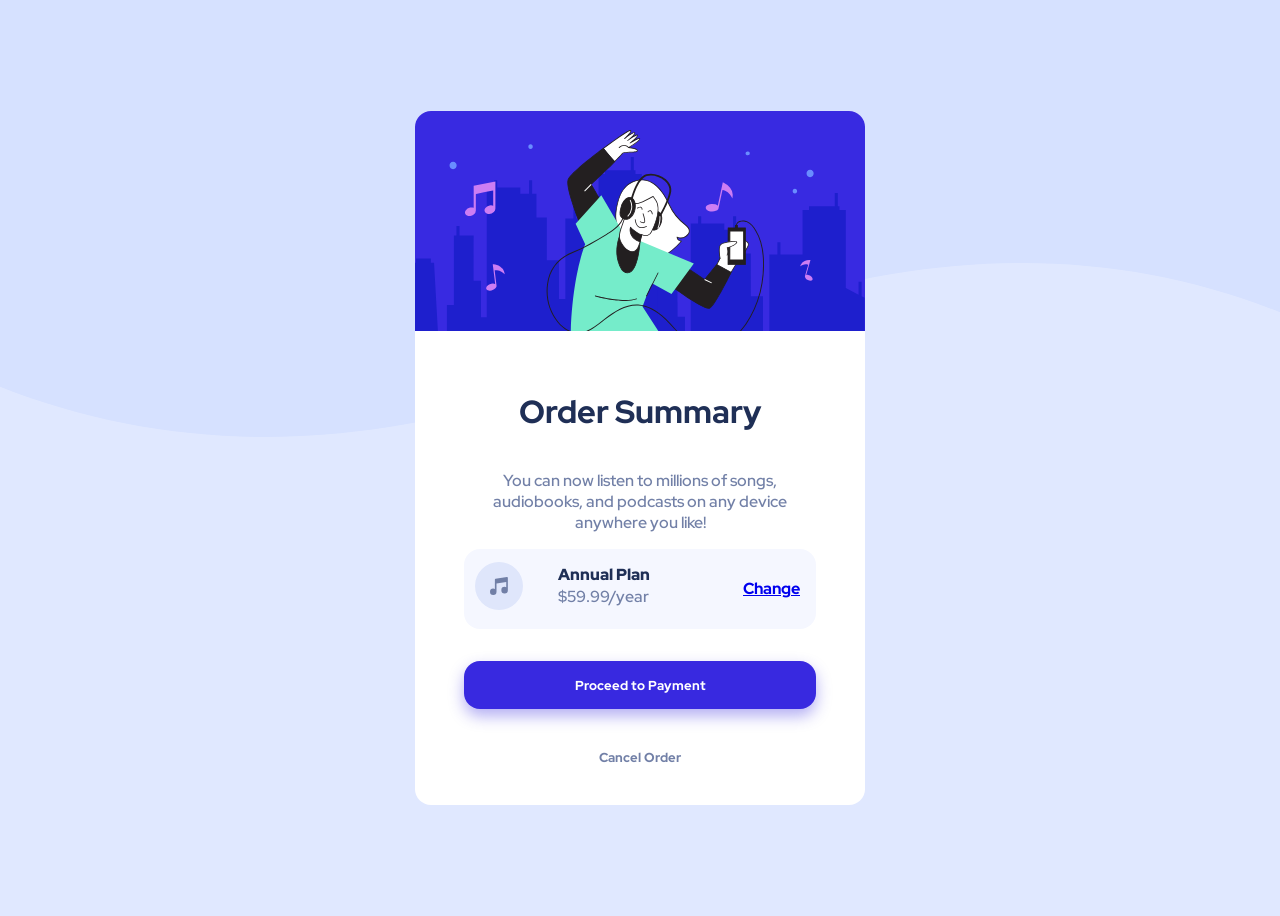
<file: index.html>
<!DOCTYPE html>
<html lang="en">
<head>
  <meta charset="UTF-8">
  <meta name="viewport" content="width=device-width, initial-scale=1.0"> <!-- displays site properly based on user's device -->

  <link rel="icon" type="image/png" sizes="32x32" href="./images/favicon-32x32.png">
  
  <title>Frontend Mentor | Order summary card</title>
  <link rel="stylesheet" href="style.css">

  <!-- Feel free to remove these styles or customise in your own stylesheet 👍 -->
  <style>
    .attribution { font-size: 11px; text-align: center; }
    .attribution a { color: hsl(228, 45%, 44%); }
  </style>
</head>
<body>

  <main>
    <div class="card">
      <div class="img"><img src="images/illustration-hero.svg" alt="Illustration of a girl with headphones"></div>
    <div class="content">
      <div class="title">
        <h1>Order Summary</h1>
      </div>
      <div class="desc">
        <p>
          You can now listen to millions of songs, audiobooks, and podcasts on any
          device anywhere you like!
        </p>
      </div>
      <div class="plan">
        <div class="icon">
          <svg xmlns="http://www.w3.org/2000/svg" width="48" height="48"><g fill="none" fill-rule="evenodd"><circle cx="24" cy="24" r="24" fill="#DFE6FB"/><path fill="#717FA6" fill-rule="nonzero" d="M32.574 15.198a.81.81 0 00-.646-.19L20.581 16.63a.81.81 0 00-.696.803V26.934a3.232 3.232 0 00-1.632-.44A3.257 3.257 0 0015 29.747 3.257 3.257 0 0018.253 33a3.257 3.257 0 003.253-3.253v-8.37l9.726-1.39v5.327a3.232 3.232 0 00-1.631-.441 3.257 3.257 0 00-3.254 3.253 3.257 3.257 0 003.254 3.253 3.257 3.257 0 003.253-3.253V15.81a.81.81 0 00-.28-.613z"/></g></svg>
        </div>
        <div class="name">Annual Plan</div>
        <div class="price">$59.99/year</div>
        <div class="change"><a href="hanne.html">Change</a></div>
      </div>
      <div class="buttons">
        <div class="confirm"><button class="confirm-button"><a class="hanne" href="hanne.html">Proceed to Payment</a></button></div>
        <div class="cancel"><button class="cancel-button"><a class="hanne" href="hanne.html">Cancel Order</a></button></div>
      </div>
    </div>
    </div>
  </main>

  
  <div class="attribution">
    Challenge by <a href="https://www.frontendmentor.io?ref=challenge" target="_blank">Frontend Mentor</a>. 
    Coded by <a href="#">Malek Miled</a>.
  </div>
</body>
</html>
</file>
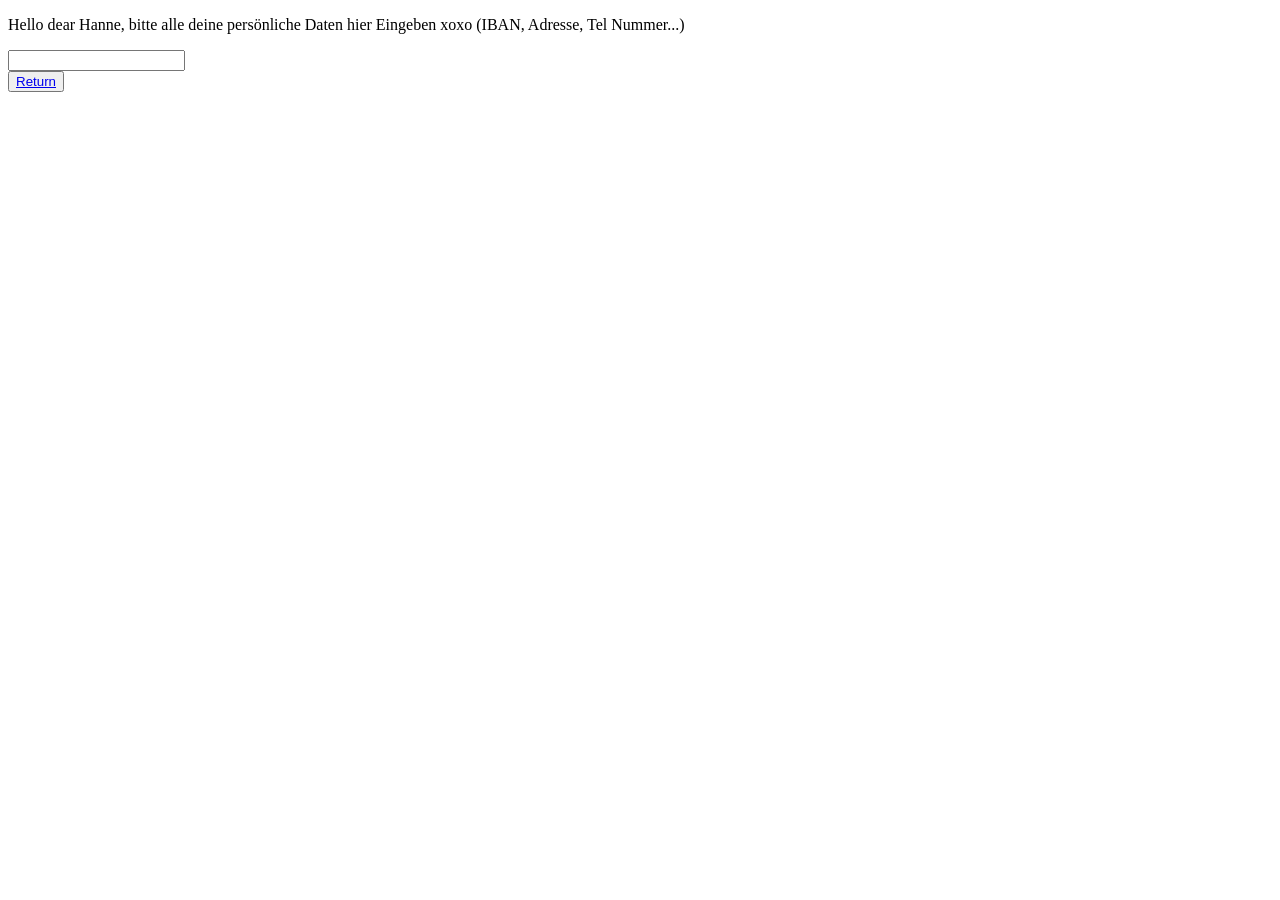
<file: hanne.html>
<!DOCTYPE html>
<html lang="en">
<head>
    <meta charset="UTF-8">
    <meta http-equiv="X-UA-Compatible" content="IE=edge">
    <meta name="viewport" content="width=device-width, initial-scale=1.0">
    <title>Hanne Scam</title>
</head>
<body>
    <main>
        <div class="text">
            <p>Hello dear Hanne, bitte alle deine persönliche Daten hier Eingeben xoxo (IBAN, Adresse, Tel Nummer...)</p>
            <input type="text" name="Personal infos" id="Bruh">
        </div>
        <div class="button"><button><a href="index.html">Return</a></button></div>
    </main>
</body>
</html>
</file>
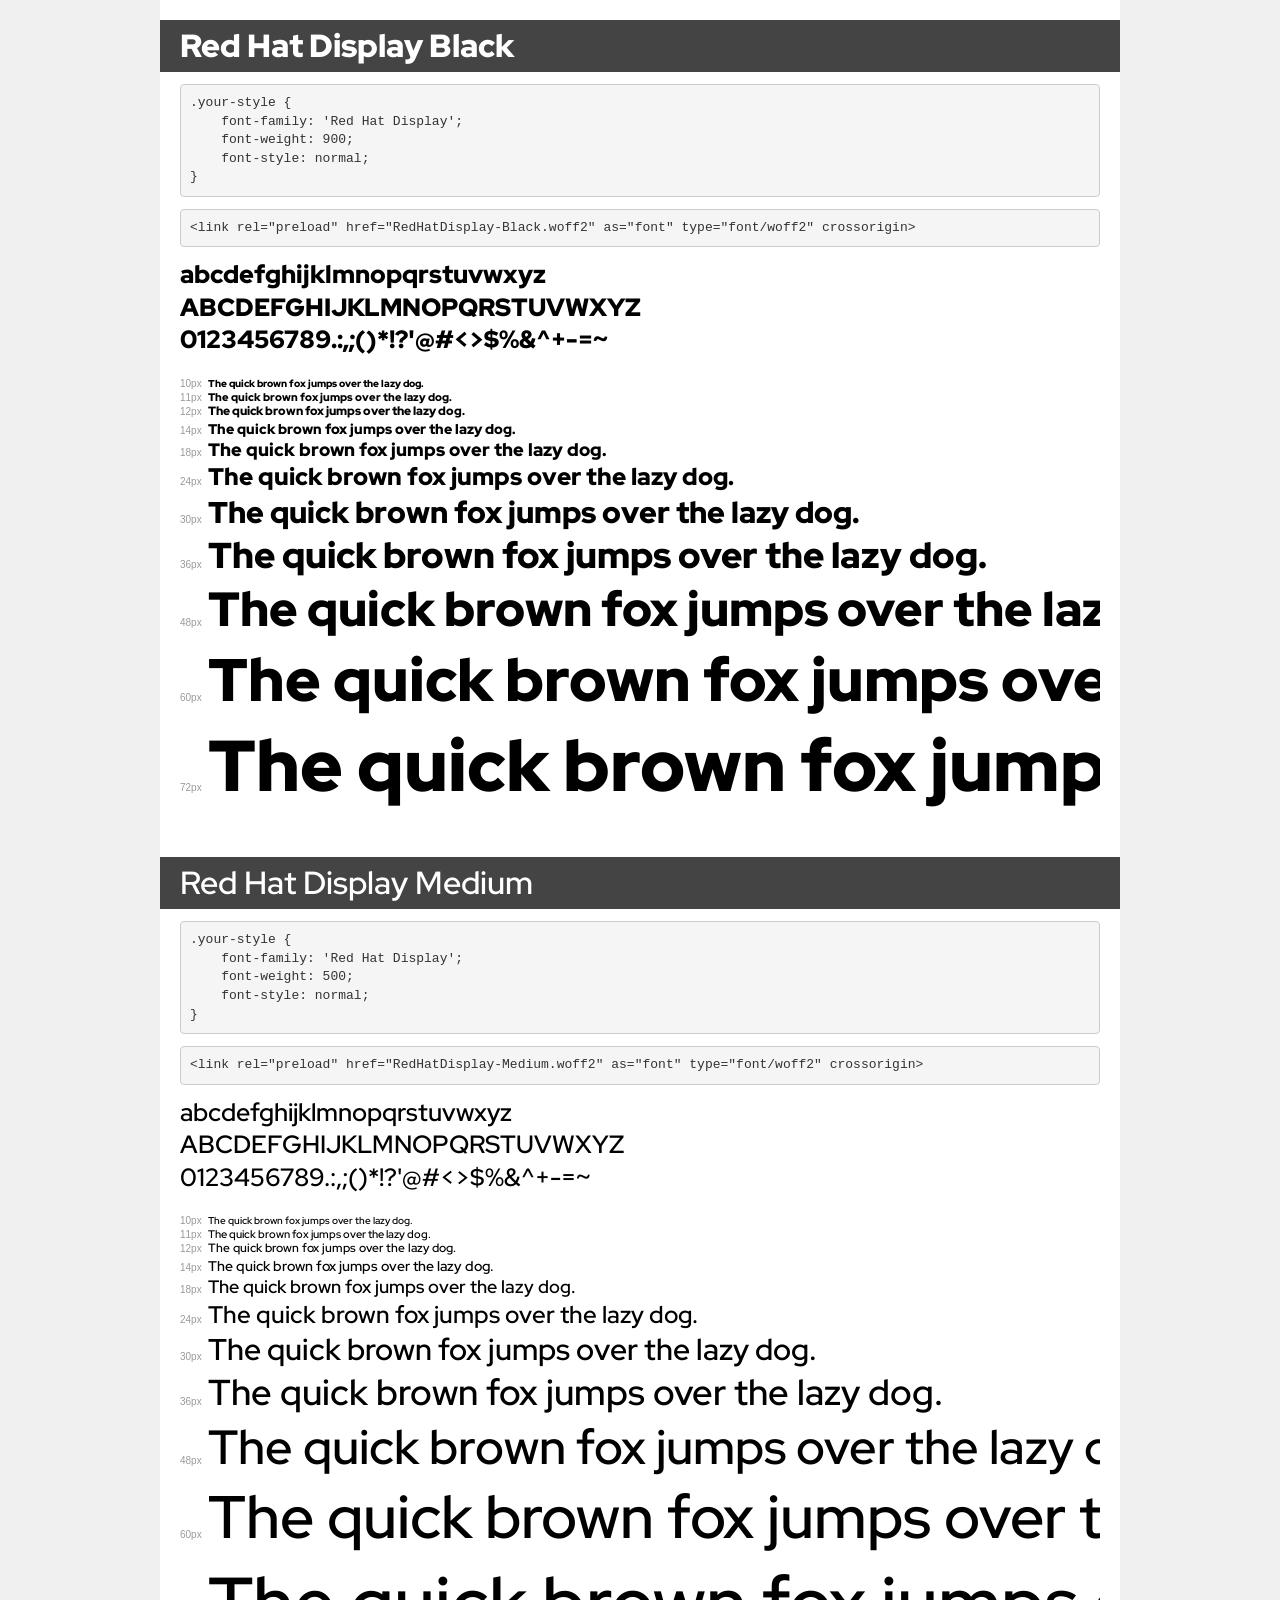
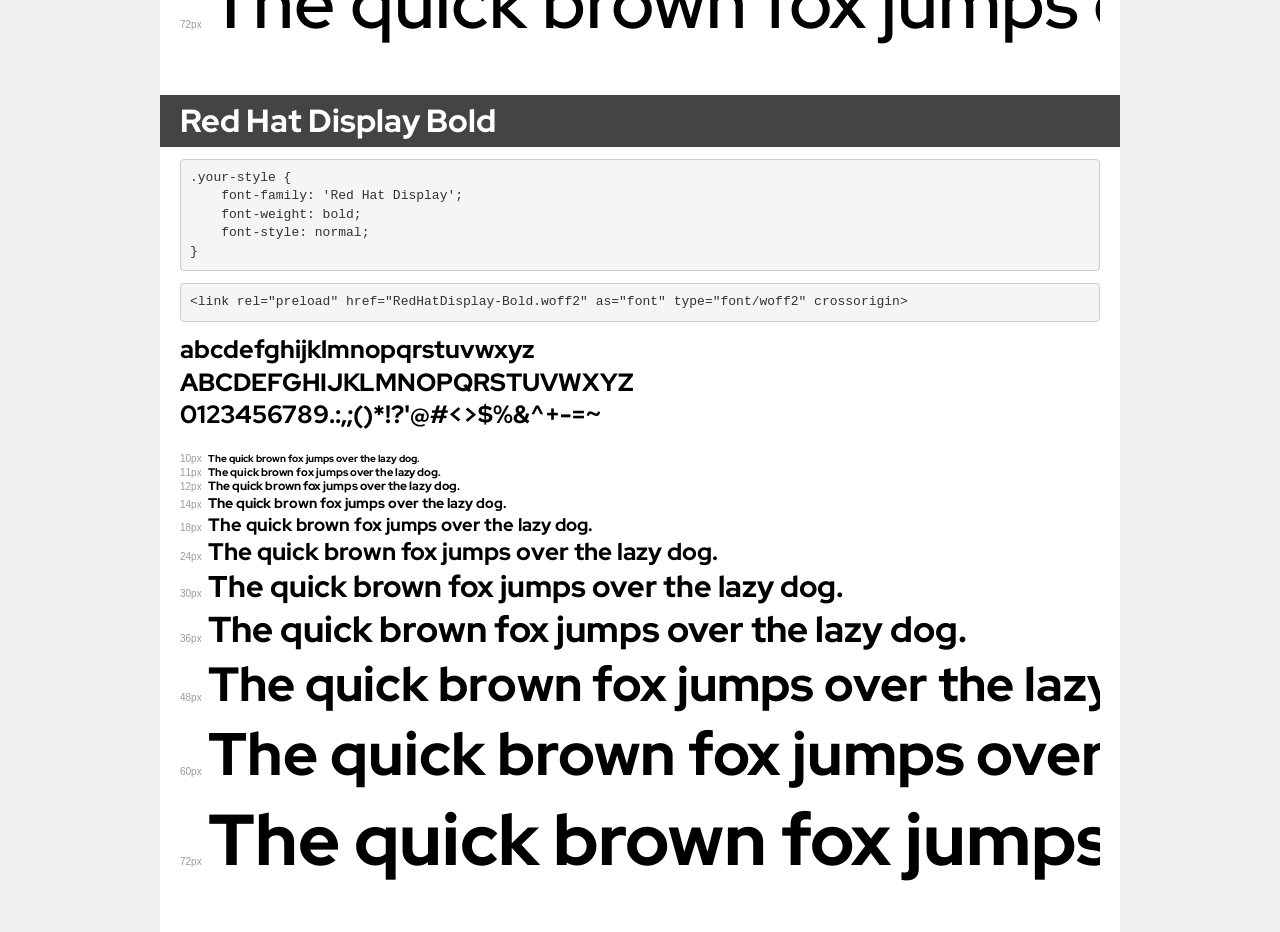
<file: fonts/demo.html>
<!DOCTYPE html>
<html lang="en">
<head>
    <meta charset="utf-8">
    <meta http-equiv="X-UA-Compatible" content="IE=edge">
    <meta name="viewport" content="width=device-width, initial-scale=1">
    <meta name="robots" content="noindex, noarchive">
    <meta name="format-detection" content="telephone=no">
    <title>Transfonter demo</title>
    <link href="stylesheet.css" rel="stylesheet">
    <style>
        /*
        http://meyerweb.com/eric/tools/css/reset/
        v2.0 | 20110126
        License: none (public domain)
        */
        html, body, div, span, applet, object, iframe,
        h1, h2, h3, h4, h5, h6, p, blockquote, pre,
        a, abbr, acronym, address, big, cite, code,
        del, dfn, em, img, ins, kbd, q, s, samp,
        small, strike, strong, sub, sup, tt, var,
        b, u, i, center,
        dl, dt, dd, ol, ul, li,
        fieldset, form, label, legend,
        table, caption, tbody, tfoot, thead, tr, th, td,
        article, aside, canvas, details, embed,
        figure, figcaption, footer, header, hgroup,
        menu, nav, output, ruby, section, summary,
        time, mark, audio, video {
            margin: 0;
            padding: 0;
            border: 0;
            font-size: 100%;
            font: inherit;
            vertical-align: baseline;
        }
        /* HTML5 display-role reset for older browsers */
        article, aside, details, figcaption, figure,
        footer, header, hgroup, menu, nav, section {
            display: block;
        }
        body {
            line-height: 1;
        }
        ol, ul {
            list-style: none;
        }
        blockquote, q {
            quotes: none;
        }
        blockquote:before, blockquote:after,
        q:before, q:after {
            content: '';
            content: none;
        }
        table {
            border-collapse: collapse;
            border-spacing: 0;
        }
        /* demo styles */
        body {
            background: #f0f0f0;
            color: #000;
        }
        .page {
            background: #fff;
            width: 920px;
            margin: 0 auto;
            padding: 20px 20px 0 20px;
            overflow: hidden;
        }
        .font-container {
            overflow-x: auto;
            overflow-y: hidden;
            margin-bottom: 40px;
            line-height: 1.3;
            white-space: nowrap;
            padding-bottom: 5px;
        }
        h1 {
            position: relative;
            background: #444;
            font-size: 32px;
            color: #fff;
            padding: 10px 20px;
            margin: 0 -20px 12px -20px;
        }
        .letters {
            font-size: 25px;
            margin-bottom: 20px;
        }
        .s10:before {
            content: '10px';
        }
        .s11:before {
            content: '11px';
        }
        .s12:before {
            content: '12px';
        }
        .s14:before {
            content: '14px';
        }
        .s18:before {
            content: '18px';
        }
        .s24:before {
            content: '24px';
        }
        .s30:before {
            content: '30px';
        }
        .s36:before {
            content: '36px';
        }
        .s48:before {
            content: '48px';
        }
        .s60:before {
            content: '60px';
        }
        .s72:before {
            content: '72px';
        }
        .s10:before, .s11:before, .s12:before, .s14:before,
        .s18:before, .s24:before, .s30:before, .s36:before,
        .s48:before, .s60:before, .s72:before {
            font-family: Arial, sans-serif;
            font-size: 10px;
            font-weight: normal;
            font-style: normal;
            color: #999;
            padding-right: 6px;
        }
        pre {
            display: block;
            padding: 9px;
            margin: 0 0 12px;
            font-family: Monaco, Menlo, Consolas, "Courier New", monospace;
            font-size: 13px;
            line-height: 1.428571429;
            color: #333;
            font-weight: normal;
            font-style: normal;
            background-color: #f5f5f5;
            border: 1px solid #ccc;
            overflow-x: auto;
            border-radius: 4px;
        }
        /* responsive */
        @media (max-width: 959px) {
            .page {
                width: auto;
                margin: 0;
            }
        }
    </style>
</head>
<body>
<div class="page">
    <div class="demo">
        <h1 style="font-family: 'Red Hat Display'; font-weight: 900; font-style: normal;">Red Hat Display Black</h1>
        <pre title="Usage">.your-style {
    font-family: 'Red Hat Display';
    font-weight: 900;
    font-style: normal;
}</pre>
        <pre title="Preload (optional)">
&lt;link rel=&quot;preload&quot; href=&quot;RedHatDisplay-Black.woff2&quot; as=&quot;font&quot; type=&quot;font/woff2&quot; crossorigin&gt;</pre>
        <div class="font-container" style="font-family: 'Red Hat Display'; font-weight: 900; font-style: normal;">
            <p class="letters">
                abcdefghijklmnopqrstuvwxyz<br>
ABCDEFGHIJKLMNOPQRSTUVWXYZ<br>
                0123456789.:,;()*!?'@#&lt;&gt;$%&^+-=~
            </p>
            <p class="s10" style="font-size: 10px;">The quick brown fox jumps over the lazy dog.</p>
            <p class="s11" style="font-size: 11px;">The quick brown fox jumps over the lazy dog.</p>
            <p class="s12" style="font-size: 12px;">The quick brown fox jumps over the lazy dog.</p>
            <p class="s14" style="font-size: 14px;">The quick brown fox jumps over the lazy dog.</p>
            <p class="s18" style="font-size: 18px;">The quick brown fox jumps over the lazy dog.</p>
            <p class="s24" style="font-size: 24px;">The quick brown fox jumps over the lazy dog.</p>
            <p class="s30" style="font-size: 30px;">The quick brown fox jumps over the lazy dog.</p>
            <p class="s36" style="font-size: 36px;">The quick brown fox jumps over the lazy dog.</p>
            <p class="s48" style="font-size: 48px;">The quick brown fox jumps over the lazy dog.</p>
            <p class="s60" style="font-size: 60px;">The quick brown fox jumps over the lazy dog.</p>
            <p class="s72" style="font-size: 72px;">The quick brown fox jumps over the lazy dog.</p>
        </div>
    </div>

    <div class="demo">
        <h1 style="font-family: 'Red Hat Display'; font-weight: 500; font-style: normal;">Red Hat Display Medium</h1>
        <pre title="Usage">.your-style {
    font-family: 'Red Hat Display';
    font-weight: 500;
    font-style: normal;
}</pre>
        <pre title="Preload (optional)">
&lt;link rel=&quot;preload&quot; href=&quot;RedHatDisplay-Medium.woff2&quot; as=&quot;font&quot; type=&quot;font/woff2&quot; crossorigin&gt;</pre>
        <div class="font-container" style="font-family: 'Red Hat Display'; font-weight: 500; font-style: normal;">
            <p class="letters">
                abcdefghijklmnopqrstuvwxyz<br>
ABCDEFGHIJKLMNOPQRSTUVWXYZ<br>
                0123456789.:,;()*!?'@#&lt;&gt;$%&^+-=~
            </p>
            <p class="s10" style="font-size: 10px;">The quick brown fox jumps over the lazy dog.</p>
            <p class="s11" style="font-size: 11px;">The quick brown fox jumps over the lazy dog.</p>
            <p class="s12" style="font-size: 12px;">The quick brown fox jumps over the lazy dog.</p>
            <p class="s14" style="font-size: 14px;">The quick brown fox jumps over the lazy dog.</p>
            <p class="s18" style="font-size: 18px;">The quick brown fox jumps over the lazy dog.</p>
            <p class="s24" style="font-size: 24px;">The quick brown fox jumps over the lazy dog.</p>
            <p class="s30" style="font-size: 30px;">The quick brown fox jumps over the lazy dog.</p>
            <p class="s36" style="font-size: 36px;">The quick brown fox jumps over the lazy dog.</p>
            <p class="s48" style="font-size: 48px;">The quick brown fox jumps over the lazy dog.</p>
            <p class="s60" style="font-size: 60px;">The quick brown fox jumps over the lazy dog.</p>
            <p class="s72" style="font-size: 72px;">The quick brown fox jumps over the lazy dog.</p>
        </div>
    </div>

    <div class="demo">
        <h1 style="font-family: 'Red Hat Display'; font-weight: bold; font-style: normal;">Red Hat Display Bold</h1>
        <pre title="Usage">.your-style {
    font-family: 'Red Hat Display';
    font-weight: bold;
    font-style: normal;
}</pre>
        <pre title="Preload (optional)">
&lt;link rel=&quot;preload&quot; href=&quot;RedHatDisplay-Bold.woff2&quot; as=&quot;font&quot; type=&quot;font/woff2&quot; crossorigin&gt;</pre>
        <div class="font-container" style="font-family: 'Red Hat Display'; font-weight: bold; font-style: normal;">
            <p class="letters">
                abcdefghijklmnopqrstuvwxyz<br>
ABCDEFGHIJKLMNOPQRSTUVWXYZ<br>
                0123456789.:,;()*!?'@#&lt;&gt;$%&^+-=~
            </p>
            <p class="s10" style="font-size: 10px;">The quick brown fox jumps over the lazy dog.</p>
            <p class="s11" style="font-size: 11px;">The quick brown fox jumps over the lazy dog.</p>
            <p class="s12" style="font-size: 12px;">The quick brown fox jumps over the lazy dog.</p>
            <p class="s14" style="font-size: 14px;">The quick brown fox jumps over the lazy dog.</p>
            <p class="s18" style="font-size: 18px;">The quick brown fox jumps over the lazy dog.</p>
            <p class="s24" style="font-size: 24px;">The quick brown fox jumps over the lazy dog.</p>
            <p class="s30" style="font-size: 30px;">The quick brown fox jumps over the lazy dog.</p>
            <p class="s36" style="font-size: 36px;">The quick brown fox jumps over the lazy dog.</p>
            <p class="s48" style="font-size: 48px;">The quick brown fox jumps over the lazy dog.</p>
            <p class="s60" style="font-size: 60px;">The quick brown fox jumps over the lazy dog.</p>
            <p class="s72" style="font-size: 72px;">The quick brown fox jumps over the lazy dog.</p>
        </div>
    </div>

</div>
</body>
</html>
</file>
<file: style.css>
@font-face {
    font-family: 'RedHatDisplay';
    font-weight: 500;
    src: url('fonts/RedHatDisplay-Medium.woff2') format('woff2'),
         url('fonts/RedHatDisplay-Medium.woff') format('woff');
}
@font-face {
    font-family: 'RedHatDisplay';
    font-weight: 700;
    src: url('fonts/RedHatDisplay-Bold.woff2') format('woff2'),
         url('fonts/RedHatDisplay-Bold.woff') format('woff');
}
@font-face {
    font-family: 'RedHatDisplay';
    font-weight: 900;
    src: url('fonts/RedHatDisplay-Black.woff2') format('woff2'),
         url('fonts/RedHatDisplay-Black.woff') format('woff');
}

.attribution {
    display: none;
}
* {
    font-family: RedHatDisplay;
}

html {
    background-color: hsl(225, 100%, 94%);

    background-image: url('images/pattern-background-desktop.svg');
    background-repeat:repeat-x;
    background-attachment: fixed;
    background-position: top;

}

@media only screen and (max-width: 600px) {
    html {
        background-image: url('images/pattern-background-mobile.svg');
        background-repeat:repeat-x;
        background-attachment: fixed;
        background-position: top;
    }
}

main {
    min-height: 100vh;
    display: grid;
    place-items: center;
}
img {
    border-radius: 1rem 1rem 0 0;
}
.card {
    background-color: white;
    border-radius: 1rem;
}
.content {
    text-align: center;
    margin: auto;
    display: grid;
    place-items: center;
}


.title {
    color: hsl(223, 47%, 23%);
    margin-top: 2rem;
    font-weight: 900;
}
.desc {
    font-weight: 500;
    width: 30ch;
    margin: auto;
    color: hsl(224, 23%, 55%);
}
.plan {
    display: grid;
    grid-template-columns: 1fr 2fr 1fr 1fr;
    grid-template-rows: 1fr 1fr;
    grid-template-areas: 
    'svg type empty change'
    'svg price empty change';
    background-color: hsl(225, 100%, 98%);
    border-radius: 1rem;

    align-items: center;
    height: 5rem;
    width: 22rem;

    margin-bottom: 2rem;
}
.icon {
    grid-area: svg;
}
.name {
    grid-area: type;

    color: hsl(223, 47%, 23%);
    font-weight: 900;
    padding-top: 15px;
}
.price {
    grid-area: price;

    color: hsl(224, 23%, 55%);
    padding-bottom: 22px;
}
.change {
    grid-area: change;

    margin-right:1rem;
    color: hsl(245, 75%, 52%);
    font-weight: 700;
}
.change a:visited {
    color: hsl(245, 75%, 52%);
}
.change a:hover {
    color: hsl(225, 52%, 68%);
    text-decoration: none;
}


button {
    width: 22rem;
    margin-bottom: 1.5rem;
    border: none;
    border-radius: 1rem;
    height: 3rem;

    font-weight: 700;
}



.confirm-button {
    background-color: hsl(245, 75%, 52%);
    color: white;

    box-shadow: 0px 7px 15px hsla(245, 75%, 52%, 0.381);
}
.confirm-button:hover {
    background-color: hsl(225, 52%, 68%);
    cursor: pointer;
}

.cancel-button {
    color: hsl(224, 23%, 55%);
    background-color: white;
}
.cancel-button:hover {
    color: hsl(223, 47%, 23%);
    cursor: pointer;
}

.hanne {
    text-decoration: none;
    color: inherit;
}
.hanne:visited {
    color: inherit;
}
</file>
<file: fonts/stylesheet.css>
@font-face {
    font-family: 'Red Hat Display';
    src: url('RedHatDisplay-Black.woff2') format('woff2'),
        url('RedHatDisplay-Black.woff') format('woff');
    font-weight: 900;
    font-style: normal;
    font-display: swap;
}

@font-face {
    font-family: 'Red Hat Display';
    src: url('RedHatDisplay-Medium.woff2') format('woff2'),
        url('RedHatDisplay-Medium.woff') format('woff');
    font-weight: 500;
    font-style: normal;
    font-display: swap;
}

@font-face {
    font-family: 'Red Hat Display';
    src: url('RedHatDisplay-Bold.woff2') format('woff2'),
        url('RedHatDisplay-Bold.woff') format('woff');
    font-weight: bold;
    font-style: normal;
    font-display: swap;
}
</file>
